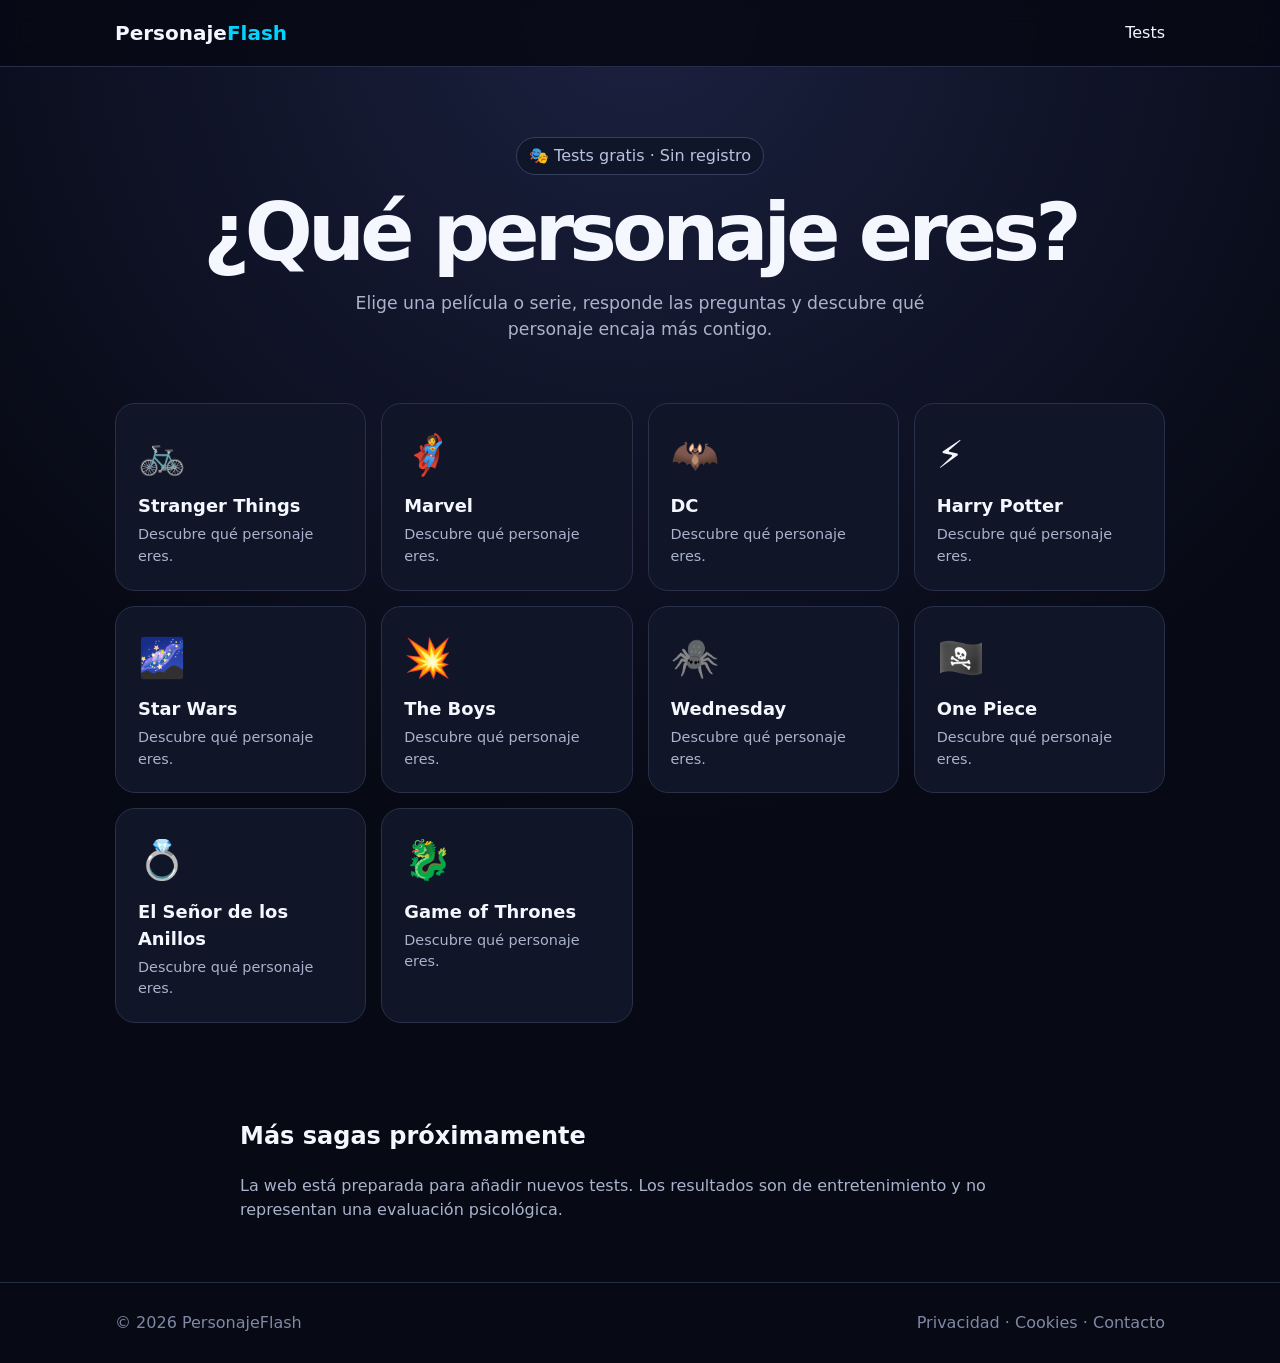
<file: index.html>
<!doctype html><html lang="es"><head><meta charset="utf-8"><meta name="viewport" content="width=device-width,initial-scale=1"><title>¿Qué personaje eres? Tests de películas y series | PersonajeFlash</title><meta name="description" content="Descubre qué personaje eres de Stranger Things, Marvel, DC, Harry Potter, Star Wars y más. Tests gratis."><meta name="robots" content="index,follow"><link rel="stylesheet" href="style.css"></head><body><header><div class="wrap nav"><a class="brand" href="index.html">Personaje<span>Flash</span></a><nav><a href="#tests">Tests</a></nav></div></header><main><section class="hero wrap"><span class="eyebrow">🎭 Tests gratis · Sin registro</span><h1>¿Qué personaje eres?</h1><p>Elige una película o serie, responde las preguntas y descubre qué personaje encaja más contigo.</p></section><section id="tests" class="wrap grid"><a class="card" href="tests/stranger-things.html"><div class="icon">🚲</div><h2>Stranger Things</h2><p>Descubre qué personaje eres.</p></a>
<a class="card" href="tests/marvel.html"><div class="icon">🦸</div><h2>Marvel</h2><p>Descubre qué personaje eres.</p></a>
<a class="card" href="tests/dc.html"><div class="icon">🦇</div><h2>DC</h2><p>Descubre qué personaje eres.</p></a>
<a class="card" href="tests/harry-potter.html"><div class="icon">⚡</div><h2>Harry Potter</h2><p>Descubre qué personaje eres.</p></a>
<a class="card" href="tests/star-wars.html"><div class="icon">🌌</div><h2>Star Wars</h2><p>Descubre qué personaje eres.</p></a>
<a class="card" href="tests/the-boys.html"><div class="icon">💥</div><h2>The Boys</h2><p>Descubre qué personaje eres.</p></a>
<a class="card" href="tests/wednesday.html"><div class="icon">🕷️</div><h2>Wednesday</h2><p>Descubre qué personaje eres.</p></a>
<a class="card" href="tests/one-piece.html"><div class="icon">🏴‍☠️</div><h2>One Piece</h2><p>Descubre qué personaje eres.</p></a>
<a class="card" href="tests/lord-of-the-rings.html"><div class="icon">💍</div><h2>El Señor de los Anillos</h2><p>Descubre qué personaje eres.</p></a>
<a class="card" href="tests/game-of-thrones.html"><div class="icon">🐉</div><h2>Game of Thrones</h2><p>Descubre qué personaje eres.</p></a></section><section class="info"><h2>Más sagas próximamente</h2><p>La web está preparada para añadir nuevos tests. Los resultados son de entretenimiento y no representan una evaluación psicológica.</p></section></main><footer><div class="wrap foot"><span>© 2026 PersonajeFlash</span><span><a href="privacidad.html">Privacidad</a> · <a href="cookies.html">Cookies</a> · <a href="contacto.html">Contacto</a></span></div></footer></body></html>
</file>
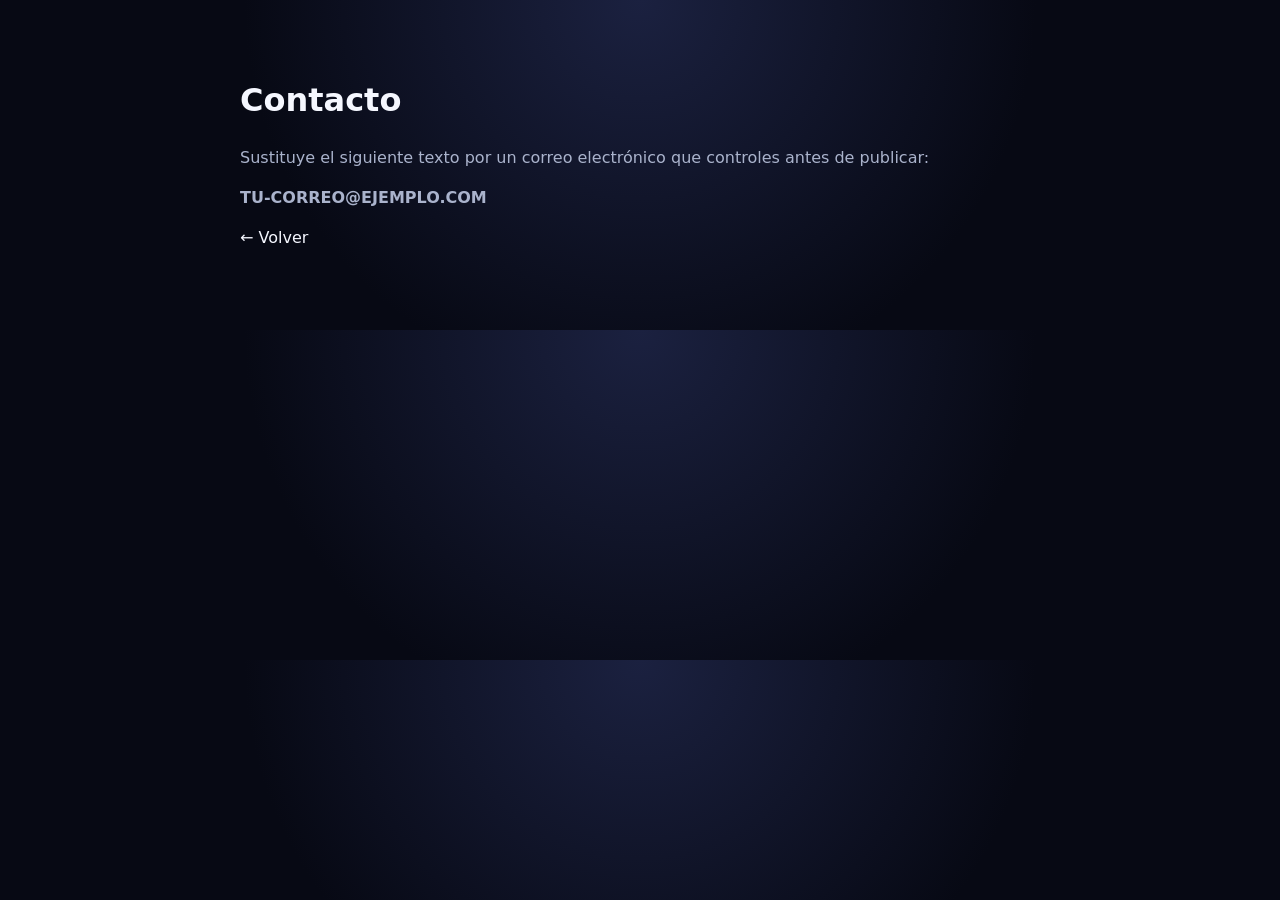
<file: contacto.html>
<!doctype html><html lang="es"><head><meta charset="utf-8"><meta name="viewport" content="width=device-width,initial-scale=1"><title>Contacto | PersonajeFlash</title><link rel="stylesheet" href="style.css"></head><body><main class="legal wrap"><h1>Contacto</h1><p>Sustituye el siguiente texto por un correo electrónico que controles antes de publicar:</p><p><strong>TU-CORREO@EJEMPLO.COM</strong></p><a href="index.html">← Volver</a></main></body></html>
</file>
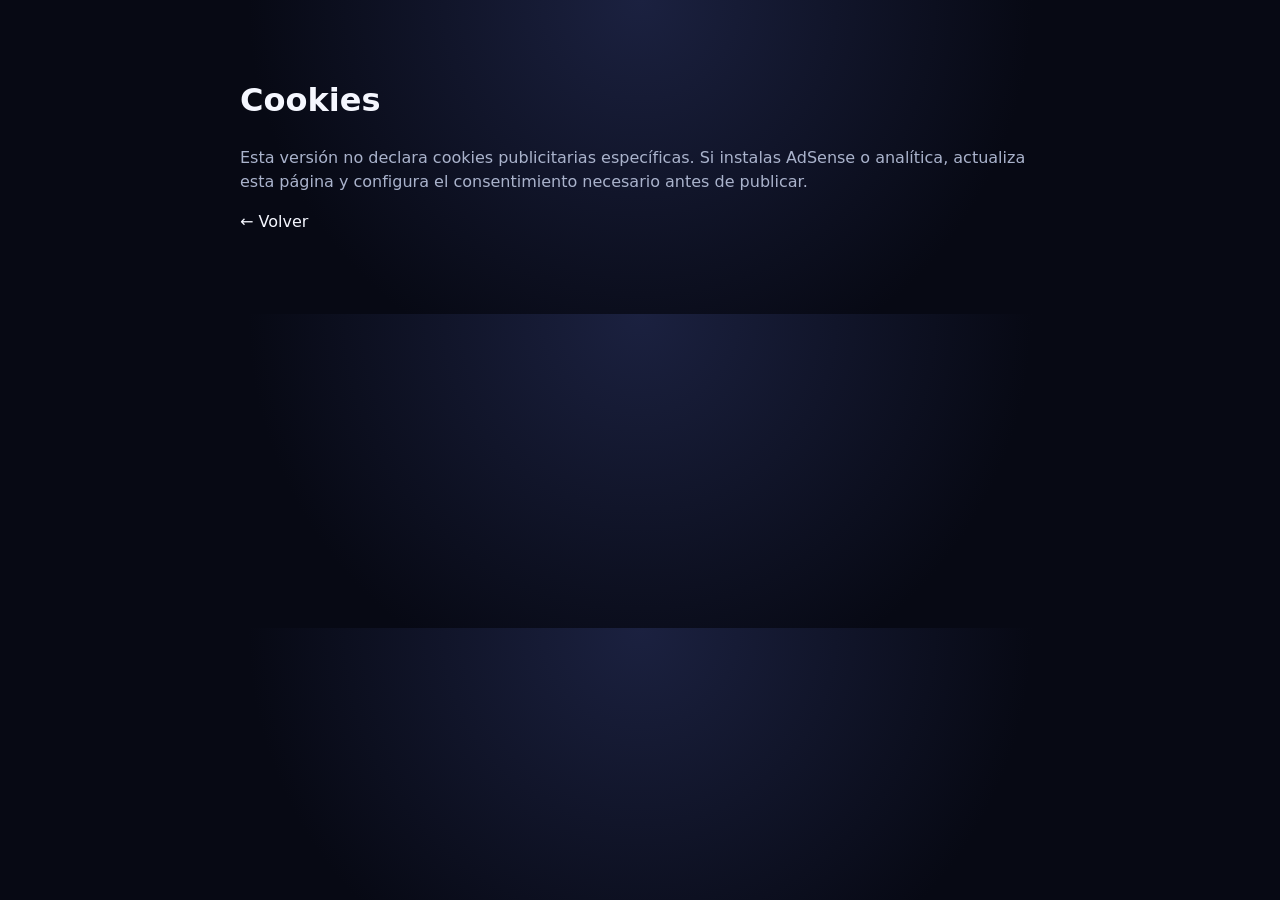
<file: cookies.html>
<!doctype html><html lang="es"><head><meta charset="utf-8"><meta name="viewport" content="width=device-width,initial-scale=1"><title>Cookies | PersonajeFlash</title><link rel="stylesheet" href="style.css"></head><body><main class="legal wrap"><h1>Cookies</h1><p>Esta versión no declara cookies publicitarias específicas. Si instalas AdSense o analítica, actualiza esta página y configura el consentimiento necesario antes de publicar.</p><a href="index.html">← Volver</a></main></body></html>
</file>
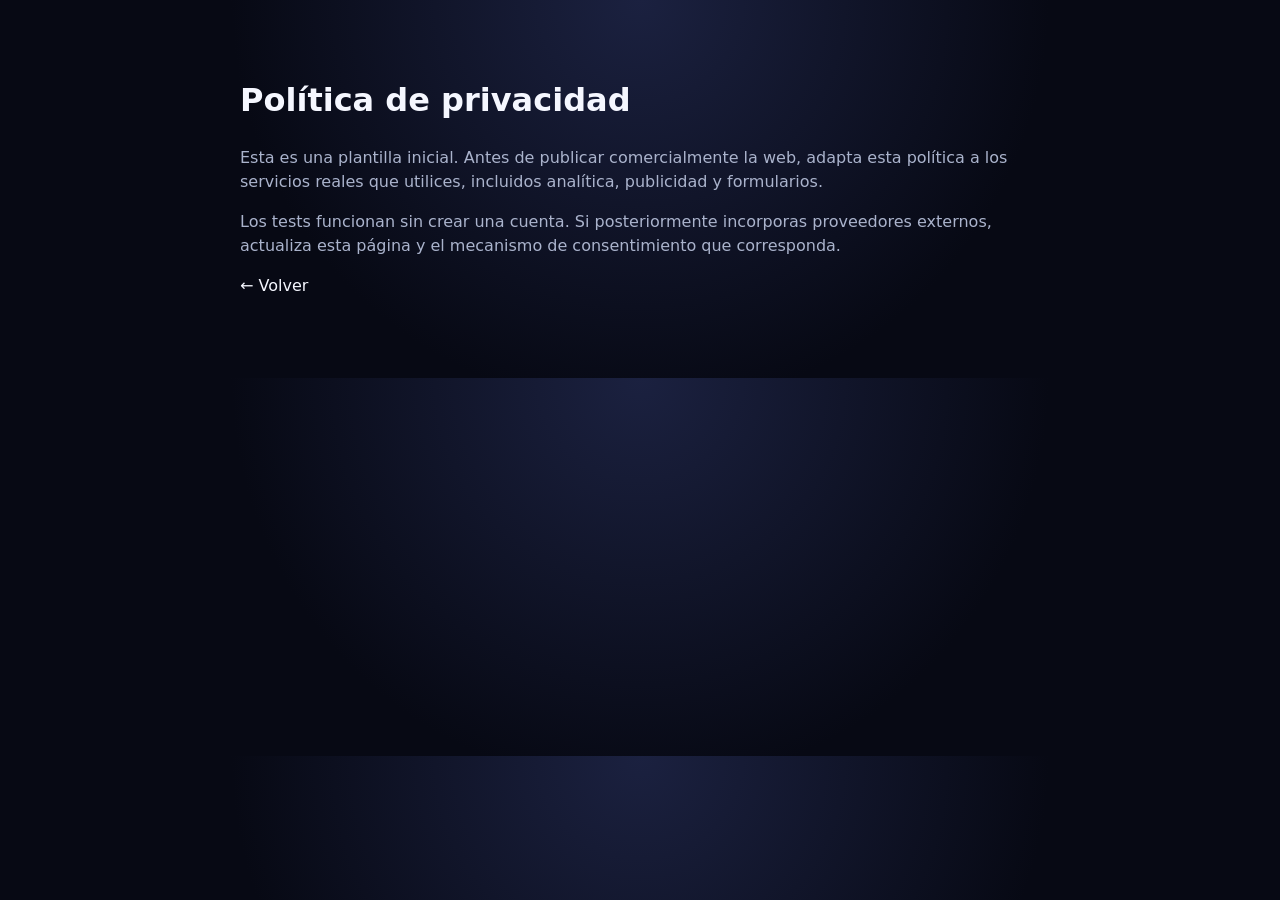
<file: privacidad.html>
<!doctype html><html lang="es"><head><meta charset="utf-8"><meta name="viewport" content="width=device-width,initial-scale=1"><title>Privacidad | PersonajeFlash</title><link rel="stylesheet" href="style.css"></head><body><main class="legal wrap"><h1>Política de privacidad</h1><p>Esta es una plantilla inicial. Antes de publicar comercialmente la web, adapta esta política a los servicios reales que utilices, incluidos analítica, publicidad y formularios.</p><p>Los tests funcionan sin crear una cuenta. Si posteriormente incorporas proveedores externos, actualiza esta página y el mecanismo de consentimiento que corresponda.</p><a href="index.html">← Volver</a></main></body></html>
</file>
<file: style.css>
*{box-sizing:border-box}body{margin:0;background:radial-gradient(circle at top,#1b2140,#070914 55%);color:#f5f7ff;font-family:system-ui,Arial;line-height:1.5}a{color:inherit;text-decoration:none}.wrap{width:min(1050px,92%);margin:auto}header{position:sticky;top:0;background:#070914dd;backdrop-filter:blur(12px);border-bottom:1px solid #252d49;z-index:5}.nav{height:66px;display:flex;justify-content:space-between;align-items:center}.brand{font-size:1.25rem;font-weight:900}.brand span{color:#00d4ff}.hero{text-align:center;padding:70px 0 35px}.eyebrow{display:inline-block;padding:6px 12px;border:1px solid #35405f;border-radius:99px;color:#b9c3df;background:#10162a}.hero h1{font-size:clamp(2.5rem,7vw,5rem);line-height:1;margin:18px 0;letter-spacing:-.06em}.hero p{color:#aab3cc;max-width:650px;margin:auto;font-size:1.08rem}.grid{display:grid;grid-template-columns:repeat(4,1fr);gap:15px;padding:25px 0 70px}.card{background:#101528;border:1px solid #28304a;border-radius:20px;padding:22px;min-height:165px;transition:.2s}.card:hover{transform:translateY(-4px);border-color:#6875a8}.icon{font-size:2.4rem}.card h2{margin:10px 0 4px;font-size:1.12rem}.card p{margin:0;color:#aab3cc;font-size:.9rem}footer{border-top:1px solid #252d49;padding:28px 0;color:#7f89a5}.foot{display:flex;justify-content:space-between;gap:15px;flex-wrap:wrap}.quiz{padding:45px 0 75px}.box{max-width:760px;margin:auto;background:#0d1325eF;border:1px solid #29324e;border-radius:24px;padding:25px}.head{text-align:center}.head h1{font-size:clamp(2rem,5vw,3.4rem);line-height:1;margin:10px 0}.muted{color:#aab3cc}.progress{height:8px;background:#202844;border-radius:99px;overflow:hidden;margin:25px 0}.progress i{display:block;height:100%;width:0;background:linear-gradient(90deg,#7c5cff,#00d4ff)}.qnum{color:#8994b1;font-size:.88rem}.question{font-size:1.5rem;font-weight:800;margin:8px 0 20px}.answers{display:grid;gap:11px}.answer{border:1px solid #2a3450;background:#11182c;color:#fff;border-radius:14px;padding:15px;text-align:left;font-size:1rem;cursor:pointer}.answer:hover{background:#18213a;border-color:#6977a8}.result{display:none;text-align:center}.result.show{display:block}.big{font-size:4.5rem}.result h2{font-size:2.2rem;margin:5px}.btn{border:0;border-radius:12px;padding:12px 18px;background:#7c5cff;color:white;font-weight:800;cursor:pointer}.ad{min-height:70px;border:1px dashed #35405f;border-radius:12px;display:flex;align-items:center;justify-content:center;color:#68728e;font-size:.78rem;margin:20px 0}.info{max-width:800px;margin:25px auto 60px}.info p{color:#aab3cc}.legal{padding:55px 0 80px;max-width:800px}.legal p{color:#aab3cc}@media(max-width:850px){.grid{grid-template-columns:repeat(2,1fr)}}@media(max-width:560px){.grid{grid-template-columns:1fr}.nav nav{display:none}.box{padding:19px}.question{font-size:1.28rem}}
</file>
